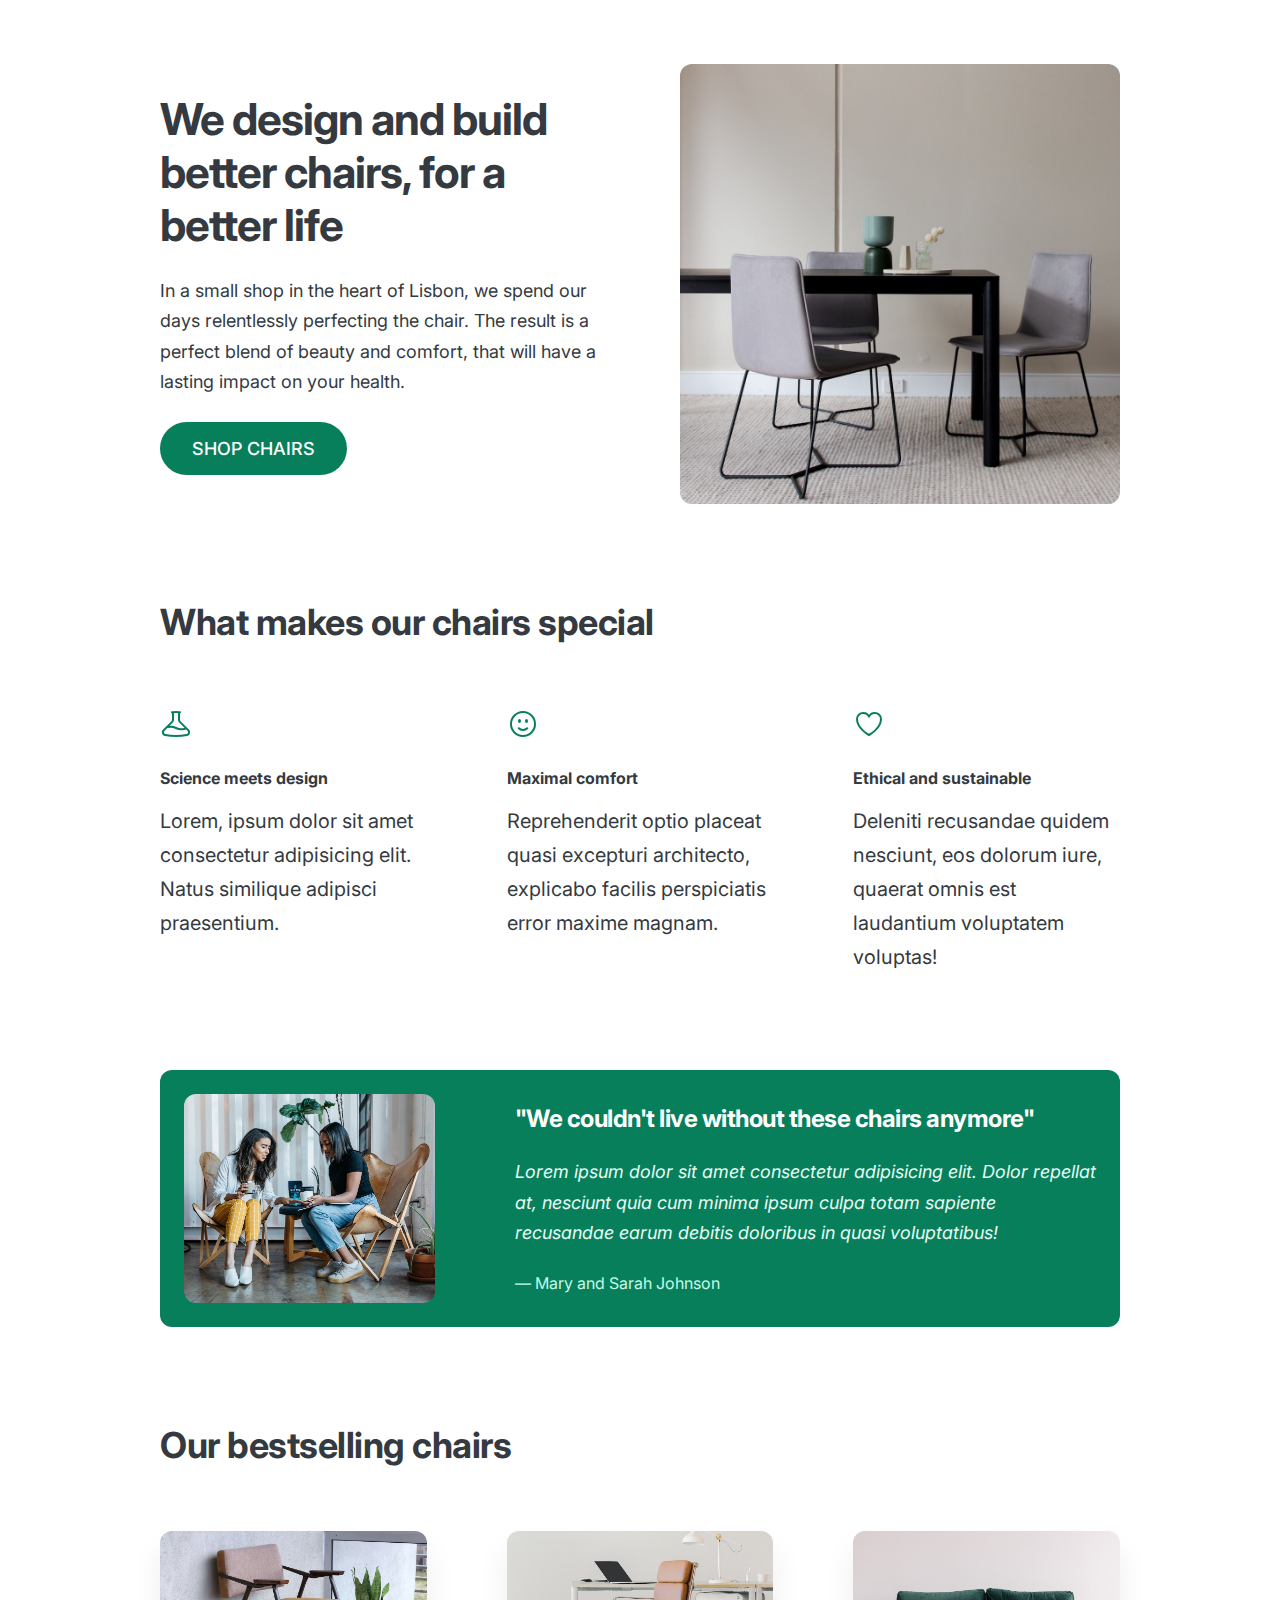
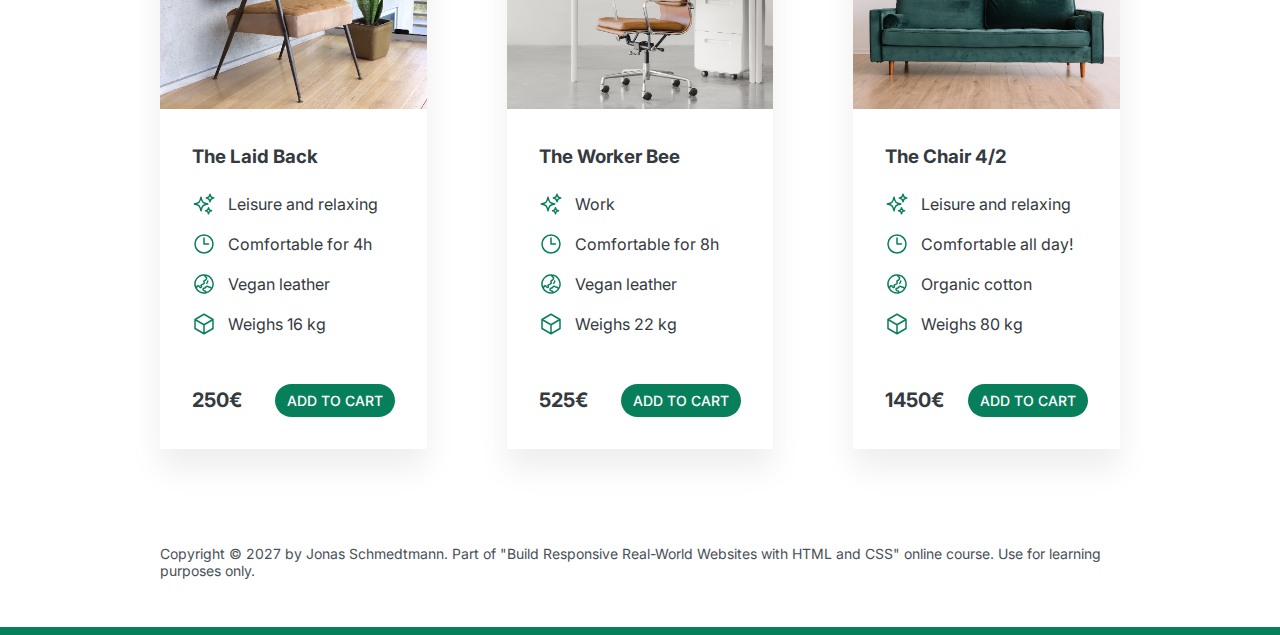
<file: Design/index.html>
<!DOCTYPE html>
<html lang="en">
  <head>
    <meta charset="UTF-8" />
    <meta http-equiv="X-UA-Compatible" content="IE=edge" />
    <meta name="viewport" content="width=device-width, initial-scale=1.0" />

    <link rel="preconnect" href="https://fonts.googleapis.com" />
    <link rel="preconnect" href="https://fonts.gstatic.com" crossorigin />
    <link
      href="https://fonts.googleapis.com/css2?family=Inter:wght@400;500;700&display=swap"
      rel="stylesheet"
    />
    <link rel="stylesheet" href="style.css" />
    <title>Lisbon Chair Shop</title>
  </head>
  <body>
    <div class="container">
      <header>
        <div class="header-text-box">
          <h1>We design and build better chairs, for a better life</h1>
          <p class="header-text">
            In a small shop in the heart of Lisbon, we spend our days
            relentlessly perfecting the chair. The result is a perfect blend of
            beauty and comfort, that will have a lasting impact on your health.
          </p>
          <a class="btn btn--big" href="#">Shop chairs</a>
        </div>
        <img src="hero.jpg" alt="Photo" />
      </header>

      <section>
        <h2>What makes our chairs special</h2>
        <div class="grid-3-cols">
          <div>
            <svg
              xmlns="http://www.w3.org/2000/svg"
              fill="none"
              viewBox="0 0 24 24"
              stroke-width="1.5"
              stroke="currentColor"
              class="features-icon"
            >
              <path
                stroke-linecap="round"
                stroke-linejoin="round"
                d="M9.75 3.104v5.714a2.25 2.25 0 0 1-.659 1.591L5 14.5M9.75 3.104c-.251.023-.501.05-.75.082m.75-.082a24.301 24.301 0 0 1 4.5 0m0 0v5.714c0 .597.237 1.17.659 1.591L19.8 15.3M14.25 3.104c.251.023.501.05.75.082M19.8 15.3l-1.57.393A9.065 9.065 0 0 1 12 15a9.065 9.065 0 0 0-6.23-.693L5 14.5m14.8.8 1.402 1.402c1.232 1.232.65 3.318-1.067 3.611A48.309 48.309 0 0 1 12 21c-2.773 0-5.491-.235-8.135-.687-1.718-.293-2.3-2.379-1.067-3.61L5 14.5"
              />
            </svg>

            <p class="features-title"><strong>Science meets design</strong></p>
            <p class="features-text">
              Lorem, ipsum dolor sit amet consectetur adipisicing elit. Natus
              similique adipisci praesentium.
            </p>
          </div>

          <div>
            <svg
              xmlns="http://www.w3.org/2000/svg"
              fill="none"
              viewBox="0 0 24 24"
              stroke-width="1.5"
              stroke="currentColor"
              class="features-icon"
            >
              <path
                stroke-linecap="round"
                stroke-linejoin="round"
                d="M15.182 15.182a4.5 4.5 0 0 1-6.364 0M21 12a9 9 0 1 1-18 0 9 9 0 0 1 18 0ZM9.75 9.75c0 .414-.168.75-.375.75S9 10.164 9 9.75 9.168 9 9.375 9s.375.336.375.75Zm-.375 0h.008v.015h-.008V9.75Zm5.625 0c0 .414-.168.75-.375.75s-.375-.336-.375-.75.168-.75.375-.75.375.336.375.75Zm-.375 0h.008v.015h-.008V9.75Z"
              />
            </svg>

            <p class="features-title">
              <strong>Maximal comfort</strong>
            </p>
            <p class="features-text">
              Reprehenderit optio placeat quasi excepturi architecto, explicabo
              facilis perspiciatis error maxime magnam.
            </p>
          </div>

          <div>
            <svg
              xmlns="http://www.w3.org/2000/svg"
              fill="none"
              viewBox="0 0 24 24"
              stroke-width="1.5"
              stroke="currentColor"
              class="features-icon"
            >
              <path
                stroke-linecap="round"
                stroke-linejoin="round"
                d="M21 8.25c0-2.485-2.099-4.5-4.688-4.5-1.935 0-3.597 1.126-4.312 2.733-.715-1.607-2.377-2.733-4.313-2.733C5.1 3.75 3 5.765 3 8.25c0 7.22 9 12 9 12s9-4.78 9-12Z"
              />
            </svg>

            <p class="features-title">
              <strong>Ethical and sustainable</strong>
            </p>
            <p class="features-text">
              Deleniti recusandae quidem nesciunt, eos dolorum iure, quaerat
              omnis est laudantium voluptatem voluptas!
            </p>
          </div>
        </div>
      </section>

      <section class="testimonial-section">
        <div class="grid-3-cols">
          <img src="customers.jpg" alt="People sitting on chairs" />
          <div class="testimonial-box">
            <h2>"We couldn't live without these chairs anymore"</h2>
            <blockquote class="testimonial-text">
              Lorem ipsum dolor sit amet consectetur adipisicing elit. Dolor
              repellat at, nesciunt quia cum minima ipsum culpa totam sapiente
              recusandae earum debitis doloribus in quasi voluptatibus!
            </blockquote>
            <p class="testimonial-author">&mdash; Mary and Sarah Johnson</p>
          </div>
        </div>
      </section>

      <section>
        <h2>Our bestselling chairs</h2>
        <div class="grid-3-cols">
          <figure class="chair">
            <img src="chair-1.jpg" alt="Chair" />
            <div class="chair-box">
              <h3>The Laid Back</h3>
              <ul class="chair-details">
                <li>
                  <svg
                    xmlns="http://www.w3.org/2000/svg"
                    fill="none"
                    viewBox="0 0 24 24"
                    stroke-width="1.5"
                    stroke="currentColor"
                    class="chair-icon"
                  >
                    <path
                      stroke-linecap="round"
                      stroke-linejoin="round"
                      d="M9.813 15.904 9 18.75l-.813-2.846a4.5 4.5 0 0 0-3.09-3.09L2.25 12l2.846-.813a4.5 4.5 0 0 0 3.09-3.09L9 5.25l.813 2.846a4.5 4.5 0 0 0 3.09 3.09L15.75 12l-2.846.813a4.5 4.5 0 0 0-3.09 3.09ZM18.259 8.715 18 9.75l-.259-1.035a3.375 3.375 0 0 0-2.455-2.456L14.25 6l1.036-.259a3.375 3.375 0 0 0 2.455-2.456L18 2.25l.259 1.035a3.375 3.375 0 0 0 2.456 2.456L21.75 6l-1.035.259a3.375 3.375 0 0 0-2.456 2.456ZM16.894 20.567 16.5 21.75l-.394-1.183a2.25 2.25 0 0 0-1.423-1.423L13.5 18.75l1.183-.394a2.25 2.25 0 0 0 1.423-1.423l.394-1.183.394 1.183a2.25 2.25 0 0 0 1.423 1.423l1.183.394-1.183.394a2.25 2.25 0 0 0-1.423 1.423Z"
                    />
                  </svg>

                  <!-- Span is a generic INLINE text element, it doesn't have any meaning. It's like a div element, but inline -->
                  <span>Leisure and relaxing</span>
                </li>
                <li>
                  <svg
                    xmlns="http://www.w3.org/2000/svg"
                    fill="none"
                    viewBox="0 0 24 24"
                    stroke-width="1.5"
                    stroke="currentColor"
                    class="chair-icon"
                  >
                    <path
                      stroke-linecap="round"
                      stroke-linejoin="round"
                      d="M12 6v6h4.5m4.5 0a9 9 0 1 1-18 0 9 9 0 0 1 18 0Z"
                    />
                  </svg>

                  <span>Comfortable for 4h</span>
                </li>
                <li>
                  <svg
                    xmlns="http://www.w3.org/2000/svg"
                    fill="none"
                    viewBox="0 0 24 24"
                    stroke-width="1.5"
                    stroke="currentColor"
                    class="chair-icon"
                  >
                    <path
                      stroke-linecap="round"
                      stroke-linejoin="round"
                      d="M12.75 3.03v.568c0 .334.148.65.405.864l1.068.89c.442.369.535 1.01.216 1.49l-.51.766a2.25 2.25 0 0 1-1.161.886l-.143.048a1.107 1.107 0 0 0-.57 1.664c.369.555.169 1.307-.427 1.605L9 13.125l.423 1.059a.956.956 0 0 1-1.652.928l-.679-.906a1.125 1.125 0 0 0-1.906.172L4.5 15.75l-.612.153M12.75 3.031a9 9 0 0 0-8.862 12.872M12.75 3.031a9 9 0 0 1 6.69 14.036m0 0-.177-.529A2.25 2.25 0 0 0 17.128 15H16.5l-.324-.324a1.453 1.453 0 0 0-2.328.377l-.036.073a1.586 1.586 0 0 1-.982.816l-.99.282c-.55.157-.894.702-.8 1.267l.073.438c.08.474.49.821.97.821.846 0 1.598.542 1.865 1.345l.215.643m5.276-3.67a9.012 9.012 0 0 1-5.276 3.67m0 0a9 9 0 0 1-10.275-4.835M15.75 9c0 .896-.393 1.7-1.016 2.25"
                    />
                  </svg>

                  <span>Vegan leather</span>
                </li>
                <li>
                  <svg
                    xmlns="http://www.w3.org/2000/svg"
                    fill="none"
                    viewBox="0 0 24 24"
                    stroke-width="1.5"
                    stroke="currentColor"
                    class="chair-icon"
                  >
                    <path
                      stroke-linecap="round"
                      stroke-linejoin="round"
                      d="m21 7.5-9-5.25L3 7.5m18 0-9 5.25m9-5.25v9l-9 5.25M3 7.5l9 5.25M3 7.5v9l9 5.25m0-9v9"
                    />
                  </svg>

                  <span>Weighs 16 kg</span>
                </li>
              </ul>
              <div class="chair-price">
                <strong>250€</strong>
                <a href="#" class="btn btn--small">Add to cart</a>
              </div>
            </div>
          </figure>

          <figure class="chair">
            <img src="chair-2.jpg" alt="Chair" />
            <div class="chair-box">
              <h3>The Worker Bee</h3>
              <ul class="chair-details">
                <li>
                  <svg
                    xmlns="http://www.w3.org/2000/svg"
                    fill="none"
                    viewBox="0 0 24 24"
                    stroke-width="1.5"
                    stroke="currentColor"
                    class="chair-icon"
                  >
                    <path
                      stroke-linecap="round"
                      stroke-linejoin="round"
                      d="M9.813 15.904 9 18.75l-.813-2.846a4.5 4.5 0 0 0-3.09-3.09L2.25 12l2.846-.813a4.5 4.5 0 0 0 3.09-3.09L9 5.25l.813 2.846a4.5 4.5 0 0 0 3.09 3.09L15.75 12l-2.846.813a4.5 4.5 0 0 0-3.09 3.09ZM18.259 8.715 18 9.75l-.259-1.035a3.375 3.375 0 0 0-2.455-2.456L14.25 6l1.036-.259a3.375 3.375 0 0 0 2.455-2.456L18 2.25l.259 1.035a3.375 3.375 0 0 0 2.456 2.456L21.75 6l-1.035.259a3.375 3.375 0 0 0-2.456 2.456ZM16.894 20.567 16.5 21.75l-.394-1.183a2.25 2.25 0 0 0-1.423-1.423L13.5 18.75l1.183-.394a2.25 2.25 0 0 0 1.423-1.423l.394-1.183.394 1.183a2.25 2.25 0 0 0 1.423 1.423l1.183.394-1.183.394a2.25 2.25 0 0 0-1.423 1.423Z"
                    />
                  </svg>
                  <span>Work</span>
                </li>
                <li>
                  <svg
                    xmlns="http://www.w3.org/2000/svg"
                    fill="none"
                    viewBox="0 0 24 24"
                    stroke-width="1.5"
                    stroke="currentColor"
                    class="chair-icon"
                  >
                    <path
                      stroke-linecap="round"
                      stroke-linejoin="round"
                      d="M12 6v6h4.5m4.5 0a9 9 0 1 1-18 0 9 9 0 0 1 18 0Z"
                    />
                  </svg>
                  <span>Comfortable for 8h</span>
                </li>
                <li>
                  <svg
                    xmlns="http://www.w3.org/2000/svg"
                    fill="none"
                    viewBox="0 0 24 24"
                    stroke-width="1.5"
                    stroke="currentColor"
                    class="chair-icon"
                  >
                    <path
                      stroke-linecap="round"
                      stroke-linejoin="round"
                      d="M12.75 3.03v.568c0 .334.148.65.405.864l1.068.89c.442.369.535 1.01.216 1.49l-.51.766a2.25 2.25 0 0 1-1.161.886l-.143.048a1.107 1.107 0 0 0-.57 1.664c.369.555.169 1.307-.427 1.605L9 13.125l.423 1.059a.956.956 0 0 1-1.652.928l-.679-.906a1.125 1.125 0 0 0-1.906.172L4.5 15.75l-.612.153M12.75 3.031a9 9 0 0 0-8.862 12.872M12.75 3.031a9 9 0 0 1 6.69 14.036m0 0-.177-.529A2.25 2.25 0 0 0 17.128 15H16.5l-.324-.324a1.453 1.453 0 0 0-2.328.377l-.036.073a1.586 1.586 0 0 1-.982.816l-.99.282c-.55.157-.894.702-.8 1.267l.073.438c.08.474.49.821.97.821.846 0 1.598.542 1.865 1.345l.215.643m5.276-3.67a9.012 9.012 0 0 1-5.276 3.67m0 0a9 9 0 0 1-10.275-4.835M15.75 9c0 .896-.393 1.7-1.016 2.25"
                    />
                  </svg>
                  <span>Vegan leather</span>
                </li>
                <li>
                  <svg
                    xmlns="http://www.w3.org/2000/svg"
                    fill="none"
                    viewBox="0 0 24 24"
                    stroke-width="1.5"
                    stroke="currentColor"
                    class="chair-icon"
                  >
                    <path
                      stroke-linecap="round"
                      stroke-linejoin="round"
                      d="m21 7.5-9-5.25L3 7.5m18 0-9 5.25m9-5.25v9l-9 5.25M3 7.5l9 5.25M3 7.5v9l9 5.25m0-9v9"
                    />
                  </svg>
                  <span>Weighs 22 kg</span>
                </li>
              </ul>
              <div class="chair-price">
                <strong>525€</strong>
                <a href="#" class="btn btn--small">Add to cart</a>
              </div>
            </div>
          </figure>

          <figure class="chair">
            <img src="chair-3.jpg" alt="Chair" />
            <div class="chair-box">
              <h3>The Chair 4/2</h3>
              <ul class="chair-details">
                <li>
                  <svg
                    xmlns="http://www.w3.org/2000/svg"
                    fill="none"
                    viewBox="0 0 24 24"
                    stroke-width="1.5"
                    stroke="currentColor"
                    class="chair-icon"
                  >
                    <path
                      stroke-linecap="round"
                      stroke-linejoin="round"
                      d="M9.813 15.904 9 18.75l-.813-2.846a4.5 4.5 0 0 0-3.09-3.09L2.25 12l2.846-.813a4.5 4.5 0 0 0 3.09-3.09L9 5.25l.813 2.846a4.5 4.5 0 0 0 3.09 3.09L15.75 12l-2.846.813a4.5 4.5 0 0 0-3.09 3.09ZM18.259 8.715 18 9.75l-.259-1.035a3.375 3.375 0 0 0-2.455-2.456L14.25 6l1.036-.259a3.375 3.375 0 0 0 2.455-2.456L18 2.25l.259 1.035a3.375 3.375 0 0 0 2.456 2.456L21.75 6l-1.035.259a3.375 3.375 0 0 0-2.456 2.456ZM16.894 20.567 16.5 21.75l-.394-1.183a2.25 2.25 0 0 0-1.423-1.423L13.5 18.75l1.183-.394a2.25 2.25 0 0 0 1.423-1.423l.394-1.183.394 1.183a2.25 2.25 0 0 0 1.423 1.423l1.183.394-1.183.394a2.25 2.25 0 0 0-1.423 1.423Z"
                    />
                  </svg>
                  <span>Leisure and relaxing</span>
                </li>
                <li>
                  <svg
                    xmlns="http://www.w3.org/2000/svg"
                    fill="none"
                    viewBox="0 0 24 24"
                    stroke-width="1.5"
                    stroke="currentColor"
                    class="chair-icon"
                  >
                    <path
                      stroke-linecap="round"
                      stroke-linejoin="round"
                      d="M12 6v6h4.5m4.5 0a9 9 0 1 1-18 0 9 9 0 0 1 18 0Z"
                    />
                  </svg>
                  <span>Comfortable all day!</span>
                </li>
                <li>
                  <svg
                    xmlns="http://www.w3.org/2000/svg"
                    fill="none"
                    viewBox="0 0 24 24"
                    stroke-width="1.5"
                    stroke="currentColor"
                    class="chair-icon"
                  >
                    <path
                      stroke-linecap="round"
                      stroke-linejoin="round"
                      d="M12.75 3.03v.568c0 .334.148.65.405.864l1.068.89c.442.369.535 1.01.216 1.49l-.51.766a2.25 2.25 0 0 1-1.161.886l-.143.048a1.107 1.107 0 0 0-.57 1.664c.369.555.169 1.307-.427 1.605L9 13.125l.423 1.059a.956.956 0 0 1-1.652.928l-.679-.906a1.125 1.125 0 0 0-1.906.172L4.5 15.75l-.612.153M12.75 3.031a9 9 0 0 0-8.862 12.872M12.75 3.031a9 9 0 0 1 6.69 14.036m0 0-.177-.529A2.25 2.25 0 0 0 17.128 15H16.5l-.324-.324a1.453 1.453 0 0 0-2.328.377l-.036.073a1.586 1.586 0 0 1-.982.816l-.99.282c-.55.157-.894.702-.8 1.267l.073.438c.08.474.49.821.97.821.846 0 1.598.542 1.865 1.345l.215.643m5.276-3.67a9.012 9.012 0 0 1-5.276 3.67m0 0a9 9 0 0 1-10.275-4.835M15.75 9c0 .896-.393 1.7-1.016 2.25"
                    />
                  </svg>
                  <span>Organic cotton</span>
                </li>
                <li>
                  <svg
                    xmlns="http://www.w3.org/2000/svg"
                    fill="none"
                    viewBox="0 0 24 24"
                    stroke-width="1.5"
                    stroke="currentColor"
                    class="chair-icon"
                  >
                    <path
                      stroke-linecap="round"
                      stroke-linejoin="round"
                      d="m21 7.5-9-5.25L3 7.5m18 0-9 5.25m9-5.25v9l-9 5.25M3 7.5l9 5.25M3 7.5v9l9 5.25m0-9v9"
                    />
                  </svg>
                  <span>Weighs 80 kg</span>
                </li>
              </ul>
              <div class="chair-price">
                <strong>1450€</strong>
                <a href="#" class="btn btn--small">Add to cart</a>
              </div>
            </div>
          </figure>
        </div>
      </section>

      <footer>
        Copyright &copy; 2027 by Jonas Schmedtmann. Part of "Build Responsive
        Real-World Websites with HTML and CSS" online course. Use for learning
        purposes only.
      </footer>
    </div>
  </body>
</html>
</file>
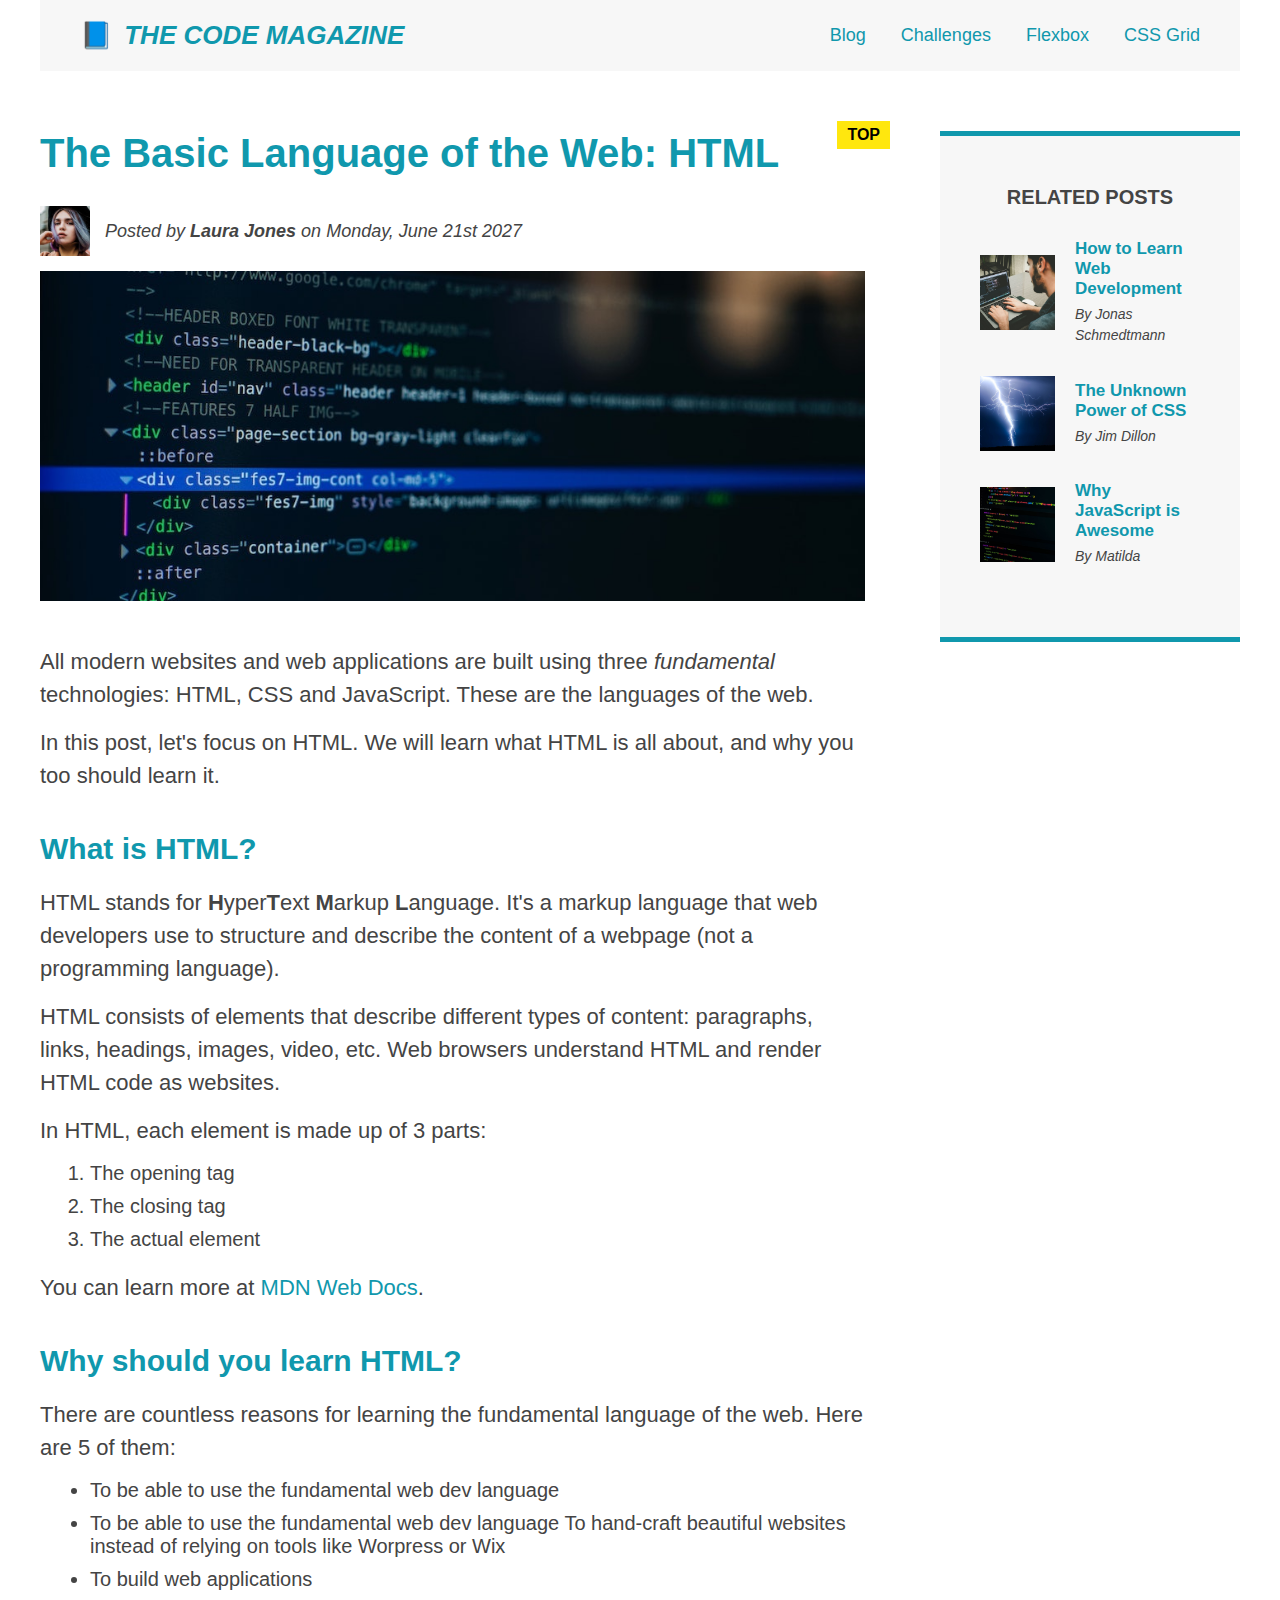
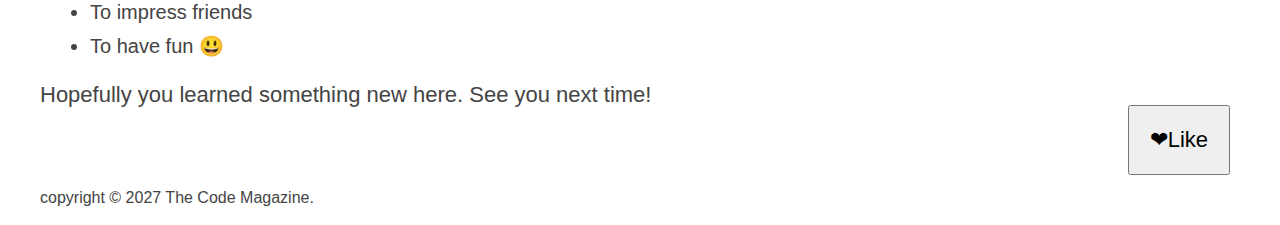
<file: HTML-Fundamentals/index.html>
<!DOCTYPE html>
<html lang="en">
  <head>
    <meta charset="UTF-8" />
    <meta name="viewport" content="width=device-width, initial-scale=1.0" />
    <link href="style.css" rel="stylesheet" />
    <title>The Basic Language of the Web: HTML</title>
  </head>
  <body>
    <div class="container">
      <header class="main-header clearfix">
        <h1>📘 The Code Magazine</h1>

        <nav>
          <a href="blog.html">Blog</a>
          <a href="challenge.html">Challenges</a>
          <a href="flexbox.html">Flexbox</a>
          <a href="css-grid.html">CSS Grid</a>
        </nav>
      </header>
      <!-- Just for the flexbox -->
      <!-- <div class="row"> -->
      <article>
        <header class="post-header">
          <h2>The Basic Language of the Web: HTML</h2>
          <div class="author-box">
            <img
              src="img/laura-jones.jpg"
              alt="headshot of laura jones"
              height="50px"
              weight="50px"
              class="author-img"
            />

            <p id="author" class="author">
              Posted by <strong>Laura Jones</strong> on Monday, June 21st 2027
            </p>
          </div>

          <img
            src="img/post-img.jpg"
            alt="html code on screen"
            height="200px"
            weight="500px"
            class="post-img"
          />
        </header>
        <p>
          All modern websites and web applications are built using three
          <em>fundamental</em>
          technologies: HTML, CSS and JavaScript. These are the languages of the
          web.
        </p>
        <p>
          In this post, let's focus on HTML. We will learn what HTML is all
          about, and why you too should learn it.
        </p>

        <h3>What is HTML?</h3>

        <p>
          HTML stands for <strong>H</strong>yper<strong>T</strong>ext
          <strong>M</strong>arkup <strong>L</strong>anguage. It's a markup
          language that web developers use to structure and describe the content
          of a webpage (not a programming language).
        </p>
        <p>
          HTML consists of elements that describe different types of content:
          paragraphs, links, headings, images, video, etc. Web browsers
          understand HTML and render HTML code as websites.
        </p>

        <p>In HTML, each element is made up of 3 parts:</p>
        <ol>
          <li>The opening tag</li>
          <li>The closing tag</li>
          <li>The actual element</li>
        </ol>
        <p>You can learn more at <a href="#">MDN Web Docs</a>.</p>

        <h3>Why should you learn HTML?</h3>
        <p>
          There are countless reasons for learning the fundamental language of
          the web. Here are 5 of them:
        </p>
        <ul>
          <li>To be able to use the fundamental web dev language</li>
          <li>
            To be able to use the fundamental web dev language To hand-craft
            beautiful websites instead of relying on tools like Worpress or Wix
          </li>
          <li>To build web applications</li>
          <li>To impress friends</li>
          <li>To have fun 😃</li>
        </ul>
        <p>Hopefully you learned something new here. See you next time!</p>
      </article>
      <aside>
        <h4>Related posts</h4>
        <ul class="related-list">
          <li class="related-post">
            <img
              src="img/related-1.jpg"
              alt="person programming"
              height="75px"
              weight="75"
            />
            <div>
              <a href="#" class="related-links">How to Learn Web Development</a>
              <p class="related-author">By Jonas Schmedtmann</p>
            </div>
          </li>
          <li class="related-post">
            <img
              src="img/related-2.jpg"
              alt="lightning"
              height="75px"
              weight="75"
            />
            <div>
              <a href="#" class="related-links">The Unknown Power of CSS</a>
              <p class="related-author">By Jim Dillon</p>
            </div>
          </li>
          <li class="related-post">
            <img
              src="img/related-3.jpg"
              alt="javaScript code on screen"
              height="75"
              weight="75"
            />
            <div>
              <a href="#" class="related-links">Why JavaScript is Awesome</a>
              <p class="related-author">By Matilda</p>
            </div>
          </li>
        </ul>
      </aside>
      <!-- </div> -->

      <footer>
        <p class="copyright">copyright &copy; 2027 The Code Magazine.</p>
      </footer>
    </div>

    <button>❤Like</button>
  </body>
</html>
</file>
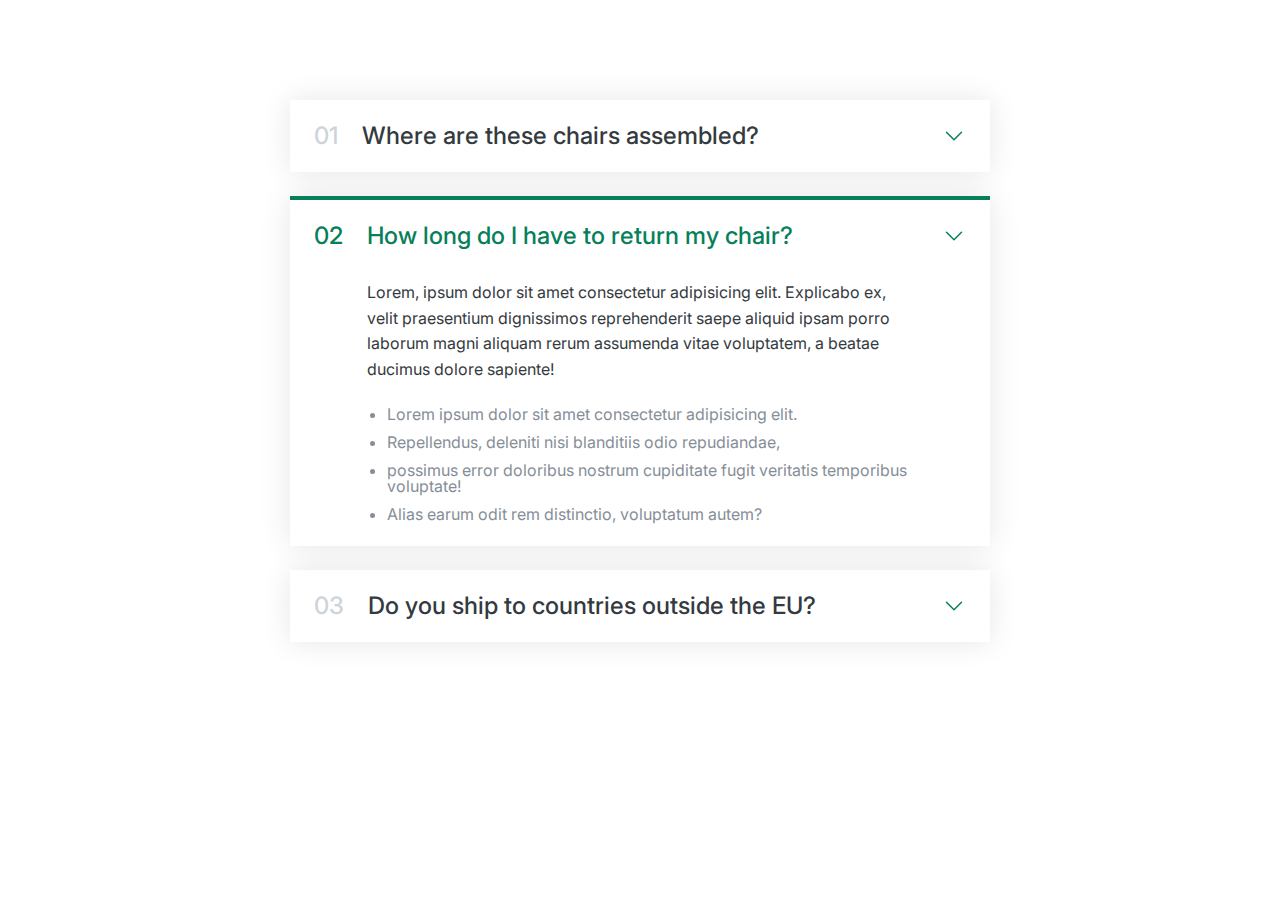
<file: accordoin/accordoin.html>
<!DOCTYPE html>
<html lang="en">
  <head>
    <meta charset="UTF-8" />
    <meta name="viewport" content="width=device-width, initial-scale=1.0" />
    <link
      href="https://fonts.googleapis.com/css2?family=Inter:wght@400;500;700&display=swap"
      rel="stylesheet"
    />
    <title>Accordion component</title>

    <style>
      /*
        SPACING SYSTEM (px)
        2 / 4 / 8 / 12 / 16 / 24 / 32 / 48 / 64 / 80 / 96 / 128

        FONT SIZE SYSTEM (px)
        10 / 12 / 14 / 16 / 18 / 20 / 24 / 30 / 36 / 44 / 52 / 62 / 74 / 86 / 98
        */

      /* 
        MAIN COLOR: #087f5b
        GRAY COLOR: #343a40
        */

      * {
        margin: 0;
        padding: 0;
        box-sizing: border-box;
      }

      body {
        font-family: "Inter";
        color: #343a40;
        line-height: 1;
      }

      .accordion {
        width: 700px;
        margin: 100px auto;

        display: flex;
        flex-direction: column;
        gap: 24px;
      }

      .item {
        box-shadow: 0 0 30px rgb(0, 0, 0, 0.1);
        padding: 24px;
        display: grid;
        grid-template-columns: auto 1fr auto;
        column-gap: 24px;
        row-gap: 32px;
        align-items: center;
      }

      .number,
      .text {
        font-size: 24px;
        font-weight: 500;
      }

      .number {
        color: #ced4da;
      }

      .icon {
        height: 24px;
        width: 24px;
        stroke: #087f5b;
      }

      .hidden-box {
        grid-column: 2;
        display: none;
      }

      .hidden-box p {
        line-height: 1.6;
        margin-bottom: 24px;
      }

      .hidden-box ul {
        color: #868e98;
        margin-left: 20px;
        display: flex;
        flex-direction: column;
        gap: 12px;
      }

      .open {
        border-top: 4px solid #087f5b;
      }

      .open .hidden-box {
        display: block;
      }

      .open .number,
      .open .text {
        color: #087f5b;
      }
    </style>
  </head>
  <body>
    <div class="accordion">
      <div class="item">
        <p class="number">01</p>
        <p class="text">Where are these chairs assembled?</p>
        <svg
          xmlns="http://www.w3.org/2000/svg"
          fill="none"
          viewBox="0 0 24 24"
          stroke-width="1.5"
          stroke="currentColor"
          class="icon"
        >
          <path
            stroke-linecap="round"
            stroke-linejoin="round"
            d="m19.5 8.25-7.5 7.5-7.5-7.5"
          />
        </svg>
        <div class="hidden-box">
          <p>
            Lorem, ipsum dolor sit amet consectetur adipisicing elit. Explicabo
            ex, velit praesentium dignissimos reprehenderit saepe aliquid ipsam
            porro laborum magni aliquam rerum assumenda vitae voluptatem, a
            beatae ducimus dolore sapiente!
          </p>
          <ul>
            <li>Lorem ipsum dolor sit amet consectetur adipisicing elit.</li>
            <li>Repellendus, deleniti nisi blanditiis odio repudiandae,</li>
            <li>
              possimus error doloribus nostrum cupiditate fugit veritatis
              temporibus voluptate!
            </li>
            <li>Alias earum odit rem distinctio, voluptatum autem?</li>
          </ul>
        </div>
      </div>

      <div class="item open">
        <p class="number">02</p>
        <p class="text">How long do I have to return my chair?</p>
        <svg
          xmlns="http://www.w3.org/2000/svg"
          fill="none"
          viewBox="0 0 24 24"
          stroke-width="1.5"
          stroke="currentColor"
          class="icon"
        >
          <path
            stroke-linecap="round"
            stroke-linejoin="round"
            d="m19.5 8.25-7.5 7.5-7.5-7.5"
          />
        </svg>
        <div class="hidden-box">
          <p>
            Lorem, ipsum dolor sit amet consectetur adipisicing elit. Explicabo
            ex, velit praesentium dignissimos reprehenderit saepe aliquid ipsam
            porro laborum magni aliquam rerum assumenda vitae voluptatem, a
            beatae ducimus dolore sapiente!
          </p>
          <ul>
            <li>Lorem ipsum dolor sit amet consectetur adipisicing elit.</li>
            <li>Repellendus, deleniti nisi blanditiis odio repudiandae,</li>
            <li>
              possimus error doloribus nostrum cupiditate fugit veritatis
              temporibus voluptate!
            </li>
            <li>Alias earum odit rem distinctio, voluptatum autem?</li>
          </ul>
        </div>
      </div>

      <div class="item">
        <p class="number">03</p>
        <p class="text">Do you ship to countries outside the EU?</p>
        <svg
          xmlns="http://www.w3.org/2000/svg"
          fill="none"
          viewBox="0 0 24 24"
          stroke-width="1.5"
          stroke="currentColor"
          class="icon"
        >
          <path
            stroke-linecap="round"
            stroke-linejoin="round"
            d="m19.5 8.25-7.5 7.5-7.5-7.5"
          />
        </svg>
        <div class="hidden-box">
          <p>
            Lorem, ipsum dolor sit amet consectetur adipisicing elit. Explicabo
            ex, velit praesentium dignissimos reprehenderit saepe aliquid ipsam
            porro laborum magni aliquam rerum assumenda vitae voluptatem, a
            beatae ducimus dolore sapiente!
          </p>
          <ul>
            <li>Lorem ipsum dolor sit amet consectetur adipisicing elit.</li>
            <li>Repellendus, deleniti nisi blanditiis odio repudiandae,</li>
            <li>
              possimus error doloribus nostrum cupiditate fugit veritatis
              temporibus voluptate!
            </li>
            <li>Alias earum odit rem distinctio, voluptatum autem?</li>
          </ul>
        </div>
      </div>
    </div>
  </body>
</html>
</file>
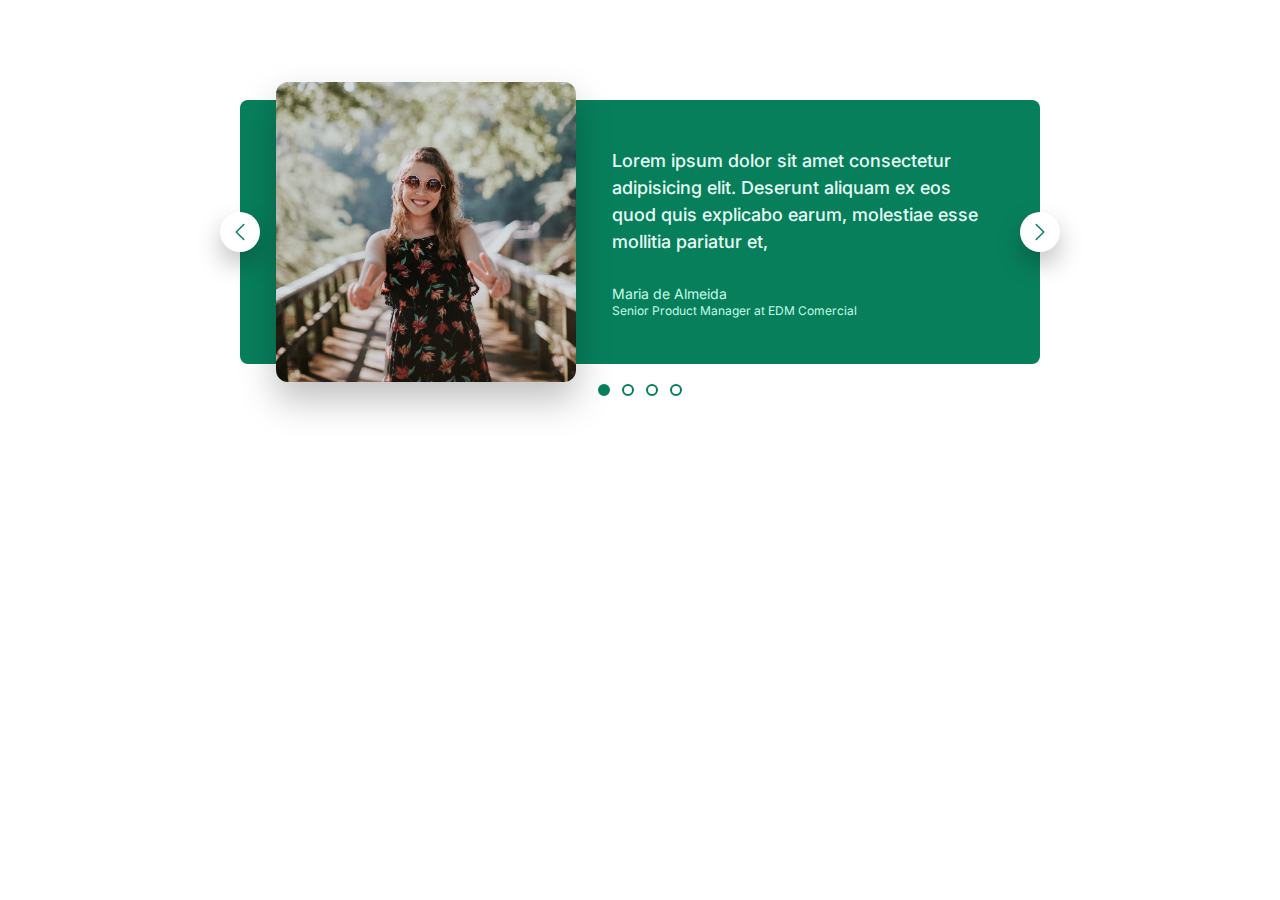
<file: carosual/carosual.html>
<!DOCTYPE html>
<html lang="en">
  <head>
    <meta charset="UTF-8" />
    <meta name="viewport" content="width=device-width, initial-scale=1.0" />
    <link
      href="https://fonts.googleapis.com/css2?family=Inter:wght@400;500;700&display=swap"
      rel="stylesheet"
    />
    <title>Carosual Component</title>
    <style>
      /*
      SPACING SYSTEM (px)
      2 / 4 / 8 / 12 / 16 / 24 / 32 / 48 / 64 / 80 / 96 / 128

      FONT SIZE SYSTEM (px)
      10 / 12 / 14 / 16 / 18 / 20 / 24 / 30 / 36 / 44 / 52 / 62 / 74 / 86 / 98
      */

      /*
      MAIN COLOR: #087f5b
      GRAY COLOR: #343a40
      */

      * {
        margin: 0;
        padding: 0;
        box-sizing: border-box;
      }

      body {
        font-family: "Inter";
        color: #343a40;
        line-height: 1;
      }

      .carosual {
        width: 800px;
        margin: 100px auto;
        padding: 32px 48px 32px 86px;
        background-color: #087f5b;
        color: #fff;
        border-radius: 8px;
        position: relative;

        display: flex;
        align-items: center;
        gap: 86px;
      }

      img {
        height: 200px;
        border-radius: 8px;
        transform: scale(1.5);
        box-shadow: 0 12px 24px rgba(0, 0, 0, 0.25);
      }

      .testimonial-text {
        font-size: 18px;
        font-weight: 500;
        line-height: 1.5;
        margin-bottom: 32px;
        color: #e6fcf5;
      }

      .testimonial-author {
        font-size: 14px;
        margin-bottom: 4px;
        color: #c3fae8;
      }

      .testimonial-job {
        font-size: 12px;
        color: #c3fae8;
      }

      .btn {
        background-color: #fff;
        height: 40px;
        width: 40px;
        box-shadow: 0 12px 24px rgb(0, 0, 0, 0.25);
        border: none;
        position: absolute;
        border-radius: 50%;

        display: flex;
        align-items: center;
        justify-content: center;
      }

      .btn--left {
        left: 0;
        top: 50%;
        transform: translate(-50%, -50%);
      }

      .btn--right {
        right: 0;
        top: 50%;
        transform: translate(50%, -50%);
      }

      .btn-icon {
        height: 24px;
        width: 24px;
        stroke: #087f5b;
      }

      .dots {
        position: absolute;
        left: 50%;
        bottom: 0;
        transform: translate(-50%, 32px);

        display: flex;
        gap: 12px;
      }

      .dot {
        width: 12px;
        height: 12px;
        background-color: #fff;
        border: 2px solid #087f5b;
        border-radius: 50%;
        cursor: pointer;
      }

      .dot--fill {
        background-color: #087f5b;
      }
    </style>
  </head>
  <body>
    <div class="carosual">
      <img src="maria.jpg" alt="Maria de Almeida" />
      <blockquote class="testimonial">
        <p class="testimonial-text">
          Lorem ipsum dolor sit amet consectetur adipisicing elit. Deserunt
          aliquam ex eos quod quis explicabo earum, molestiae esse mollitia
          pariatur et,
        </p>
        <p class="testimonial-author">Maria de Almeida</p>
        <p class="testimonial-job">Senior Product Manager at EDM Comercial</p>
      </blockquote>
      <button class="btn btn--left">
        <svg
          xmlns="http://www.w3.org/2000/svg"
          fill="none"
          viewBox="0 0 24 24"
          stroke-width="1.5"
          stroke="currentColor"
          class="btn-icon"
        >
          <path
            stroke-linecap="round"
            stroke-linejoin="round"
            d="M15.75 19.5 8.25 12l7.5-7.5"
          />
        </svg>
      </button>
      <button class="btn btn--right">
        <svg
          xmlns="http://www.w3.org/2000/svg"
          fill="none"
          viewBox="0 0 24 24"
          stroke-width="1.5"
          stroke="currentColor"
          class="btn-icon"
        >
          <path
            stroke-linecap="round"
            stroke-linejoin="round"
            d="m8.25 4.5 7.5 7.5-7.5 7.5"
          />
        </svg>
      </button>
      <div class="dots">
        <div class="dot dot--fill">&nbsp;</div>
        <div class="dot">&nbsp;</div>
        <div class="dot">&nbsp;</div>
        <div class="dot">&nbsp;</div>
      </div>
    </div>
  </body>
</html>
</file>
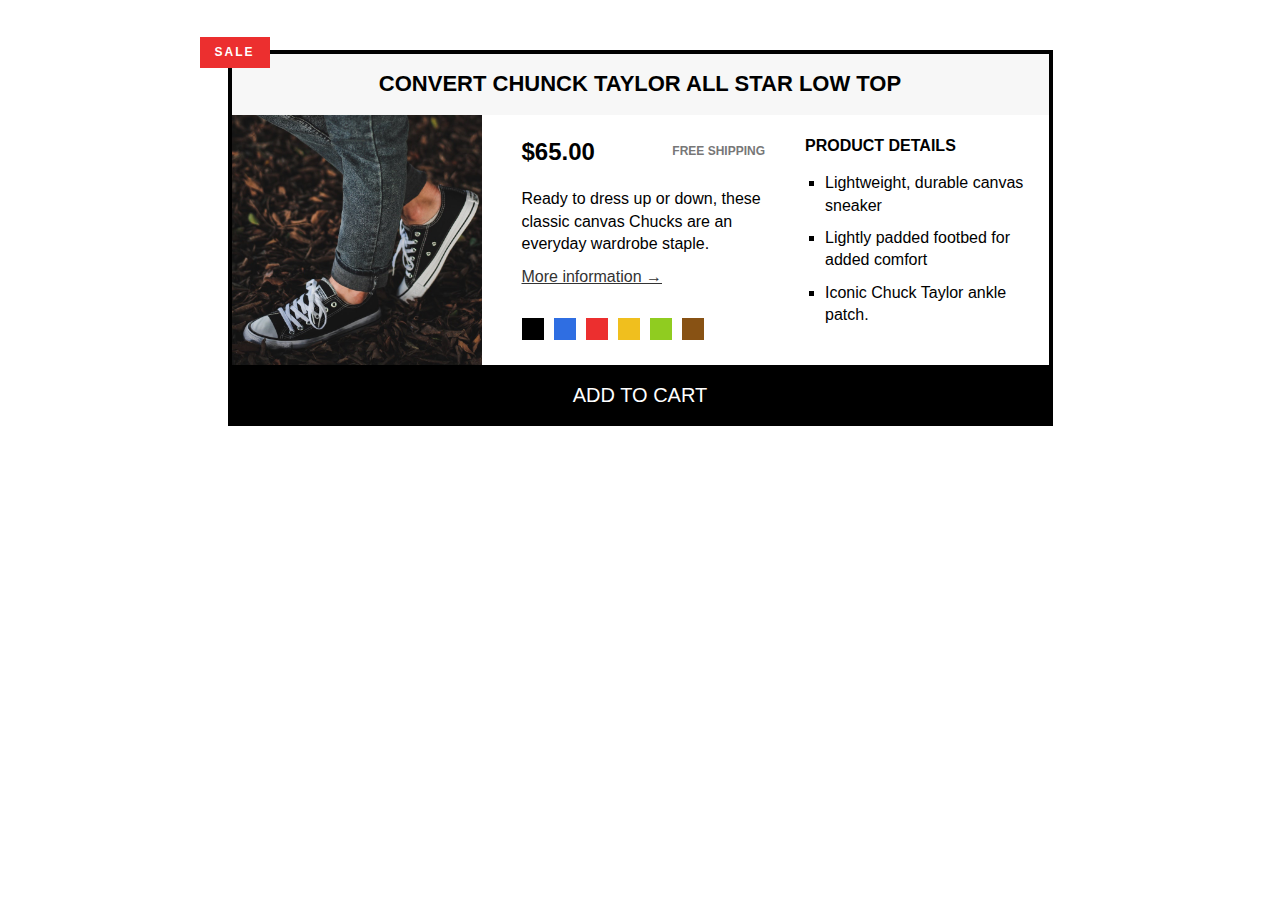
<file: challenge/challenge.html>
<!DOCTYPE html>
<html lang="en">
  <head>
    <meta charset="UTF-8" />
    <meta name="viewport" content="width=device-width, initial-scale=1.0" />
    <link href="challengestyle.css" rel="stylesheet" />
    <title>Document</title>
  </head>
  <body>
    <article class="product">
      <h2 class="product-title">Convert Chunck Taylor All Star Low Top</h2>
      <!-- JUST FOR FLEXBOX -->
      <!-- <div class="shoes"> -->
      <img
        src="img/challenges.jpg"
        alt="An example of shoes"
        height="250"
        width="250"
        class="product-img"
      />
      <div class="product-info">
        <div class="product-price">
          <p class="price"><strong>$65.00</strong></p>
          <p class="shipping">Free shipping</p>
        </div>
        <p class="product-text">
          Ready to dress up or down, these classic canvas Chucks are an everyday
          wardrobe staple.
        </p>
        <a href="#" class="more-info">More information &rarr;</a>
        <div class="product-color">
          <div class="black-color color"></div>
          <div class="blue-color color"></div>
          <div class="red-color color"></div>
          <div class="yellow-color color"></div>
          <div class="green-color color"></div>
          <div class="brown-color color"></div>
        </div>
      </div>
      <div class="product-detail">
        <h3 class="detail-title">Product details</h3>
        <ul class="detail-list">
          <li>Lightweight, durable canvas sneaker</li>
          <li>Lightly padded footbed for added comfort</li>
          <li>Iconic Chuck Taylor ankle patch.</li>
        </ul>
      </div>
      <!-- </div> -->
      <button class="add-cart">Add to cart</button>
    </article>
  </body>
</html>
</file>
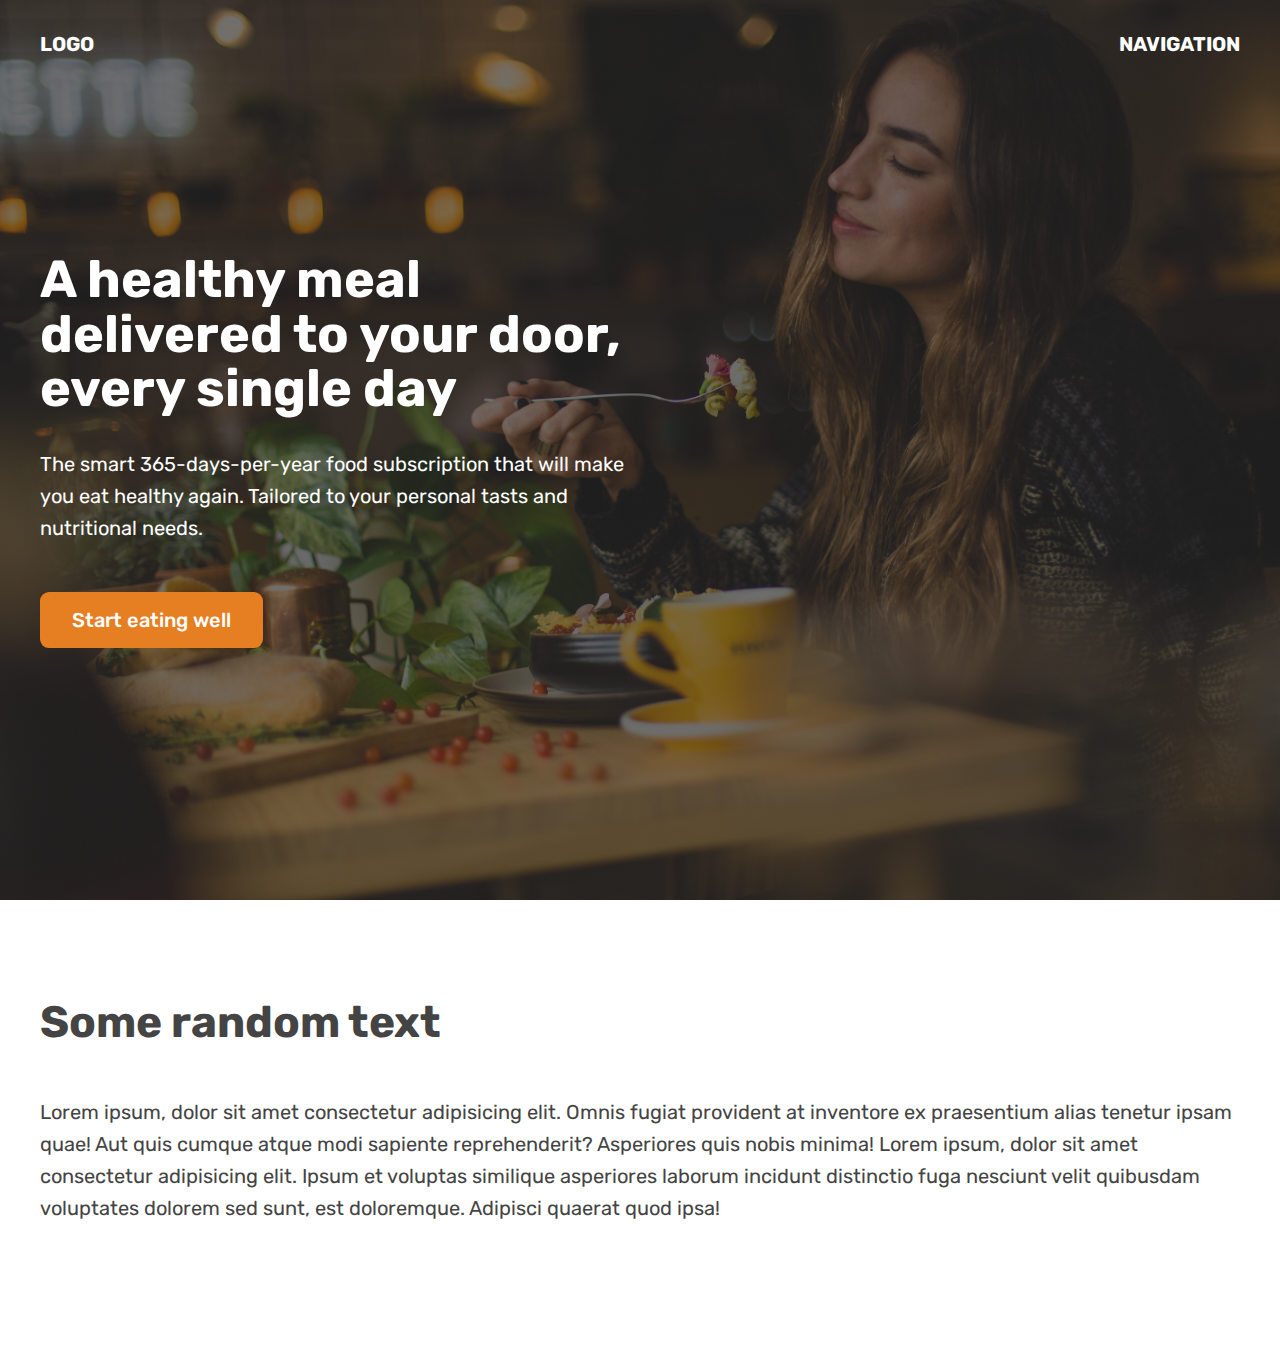
<file: hero/hero.html>
<!DOCTYPE html>
<html lang="en">
  <head>
    <meta charset="UTF-8" />
    <meta name="viewport" content="width=device-width, initial-scale=1.0" />
    <link rel="preconnect" href="https://fonts.googleapis.com" />
    <link rel="preconnect" href="https://fonts.gstatic.com" crossorigin />
    <link
      href="https://fonts.googleapis.com/css2?family=Rubik:wght@400;600;700&display=swap"
      rel="stylesheet"
    />
    <title>Omnifood hero section</title>
  </head>
  <style>
    * {
      margin: 0;
      padding: 0;
      box-sizing: border-box;
    }

    html {
      font-family: "Rubik", sans-serif;
      color: #444;
    }

    .container {
      margin: 0 auto;
      width: 1200px;
    }

    header {
      height: 100vh;
      position: relative;
      background-image: linear-gradient(
          rgb(34, 34, 34, 0.6),
          rgb(34, 34, 34, 0.6)
        ),
        url(hero.jpg);
      background-size: cover;
      color: #fff;
    }

    nav {
      font-size: 20px;
      font-weight: 700;
      display: flex;
      justify-content: space-between;
      padding-top: 32px;
    }

    .header-container {
      width: 1200px;
      position: absolute;
      top: 50%;
      left: 50%;
      transform: translate(-50%, -50%);
    }

    .header-container--inner {
      width: 50%;
    }

    h1 {
      font-size: 52px;
      margin-bottom: 32px;
      line-height: 1.05;
    }

    p {
      font-size: 20px;
      margin-bottom: 48px;
      line-height: 1.6;
    }

    .btn {
      font-size: 20px;
      font-weight: 500;
      background-color: #e67e22;
      color: #fff;
      text-decoration: none;
      display: inline-block;
      padding: 16px 32px;
      border-radius: 9px;
    }

    h2 {
      font-size: 44px;
      margin-bottom: 48px;
    }

    section {
      padding: 96px 0;
    }
  </style>
  <body>
    <header>
      <nav class="container">
        <div>LOGO</div>
        <div>NAVIGATION</div>
      </nav>
      <div class="header-container">
        <div class="header-container--inner">
          <h1>A healthy meal delivered to your door, every single day</h1>
          <p>
            The smart 365-days-per-year food subscription that will make you eat
            healthy again. Tailored to your personal tasts and nutritional
            needs.
          </p>
        </div>
        <a href="#" class="btn">Start eating well</a>
      </div>
    </header>

    <section>
      <div class="container">
        <h2>Some random text</h2>
        <p>
          Lorem ipsum, dolor sit amet consectetur adipisicing elit. Omnis fugiat
          provident at inventore ex praesentium alias tenetur ipsam quae! Aut
          quis cumque atque modi sapiente reprehenderit? Asperiores quis nobis
          minima! Lorem ipsum, dolor sit amet consectetur adipisicing elit.
          Ipsum et voluptas similique asperiores laborum incidunt distinctio
          fuga nesciunt velit quibusdam voluptates dolorem sed sunt, est
          doloremque. Adipisci quaerat quod ipsa!
        </p>
      </div>
    </section>
  </body>
</html>
</file>
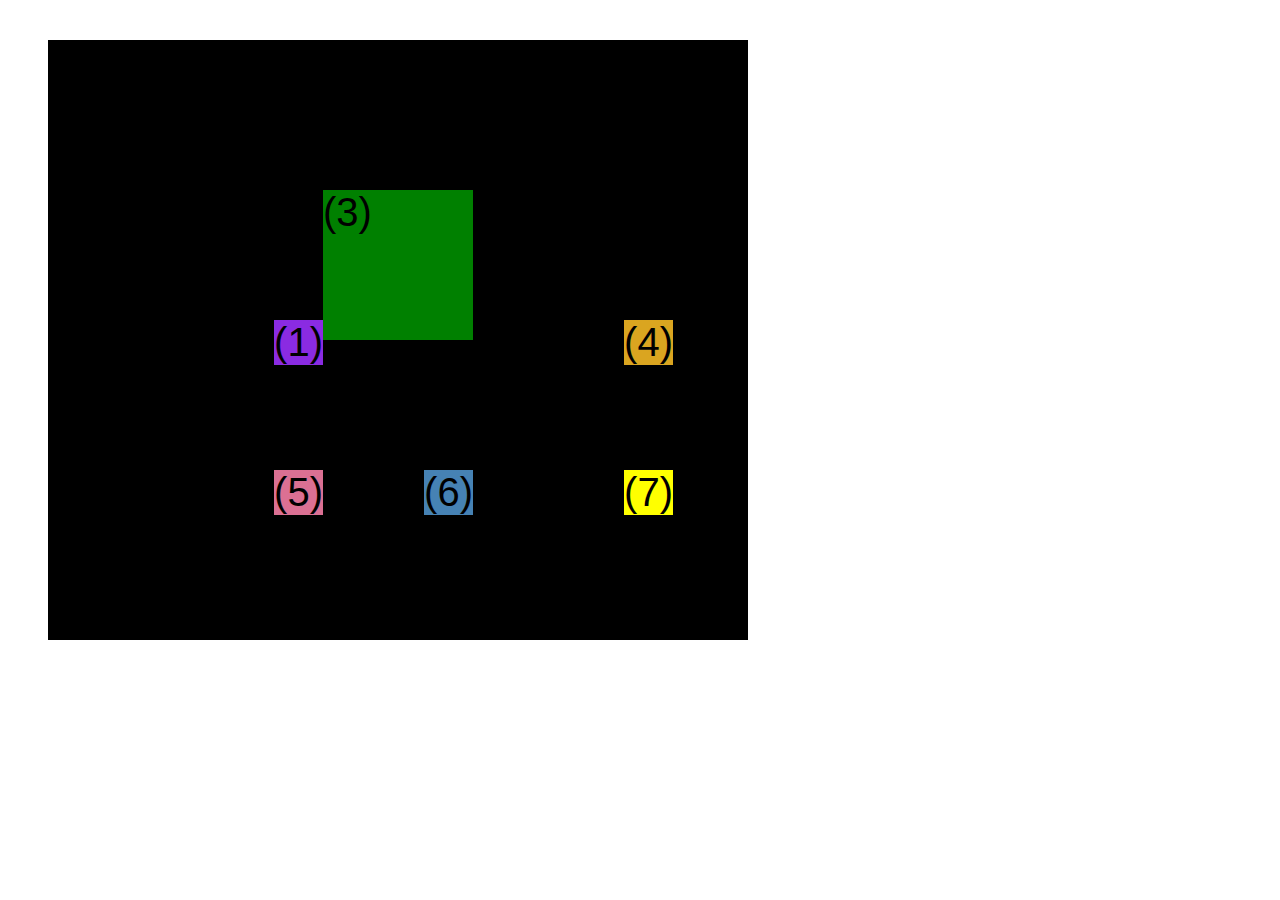
<file: HTML-Fundamentals/css-grid.html>
<!DOCTYPE html>
<html lang="en">
  <head>
    <meta charset="UTF-8" />
    <meta http-equiv="X-UA-Compatible" content="IE=edge" />
    <meta name="viewport" content="width=device-width, initial-scale=1.0" />
    <title>CSS Grid</title>
    <style>
      .el--1 {
        background-color: blueviolet;
      }
      .el--2 {
        background-color: orangered;
      }
      .el--3 {
        background-color: green;
        height: 150px;
      }
      .el--4 {
        background-color: goldenrod;
      }
      .el--5 {
        background-color: palevioletred;
      }
      .el--6 {
        background-color: steelblue;
      }
      .el--7 {
        background-color: yellow;
      }
      .el--8 {
        background-color: crimson;
      }

      .container--1 {
        /* STARTER */
        font-family: sans-serif;
        background-color: #ddd;
        font-size: 40px;
        margin: 40px;

        /* CSS GRID */
        display: grid;
        grid-template-columns: repeat(4, 1fr);
        grid-template-rows: 1fr 1fr;
        /* gap: 60px; */
        column-gap: 30px;
        row-gap: 60px;

        /*  TEMPRARY */
        display: none;
      }

      /* .el--8 {
        grid-column: 1;
        grid-row: 1;
      } */

      .el--3 {
        align-self: center;
        justify-self: stretch;
      }

      .container--2 {
        /* STARTER */
        font-family: sans-serif;
        background-color: black;
        font-size: 40px;
        margin: 40px;

        width: 700px;
        height: 600px;

        /* CSS GRID */
        display: grid;
        grid-template-columns: 200px 150px 200px;
        grid-template-rows: 200px 150px;

        justify-content: center;
        align-content: center;

        justify-items: end;
        align-items: end;
      }
    </style>
  </head>
  <body>
    <div class="container--1">
      <div class="el el--1">(1) HTML</div>
      <div class="el el--2">(2) and</div>
      <div class="el el--3">(3) CSS</div>
      <div class="el el--4">(4) are</div>
      <div class="el el--5">(5) amazing</div>
      <div class="el el--6">(6) languages</div>
      <div class="el el--7">(7) to</div>
      <div class="el el--8">(8) learn</div>
    </div>

    <div class="container--2">
      <div class="el el--1">(1)</div>
      <div class="el el--3">(3)</div>
      <div class="el el--4">(4)</div>
      <div class="el el--5">(5)</div>
      <div class="el el--6">(6)</div>
      <div class="el el--7">(7)</div>
    </div>
  </body>
</html>
</file>
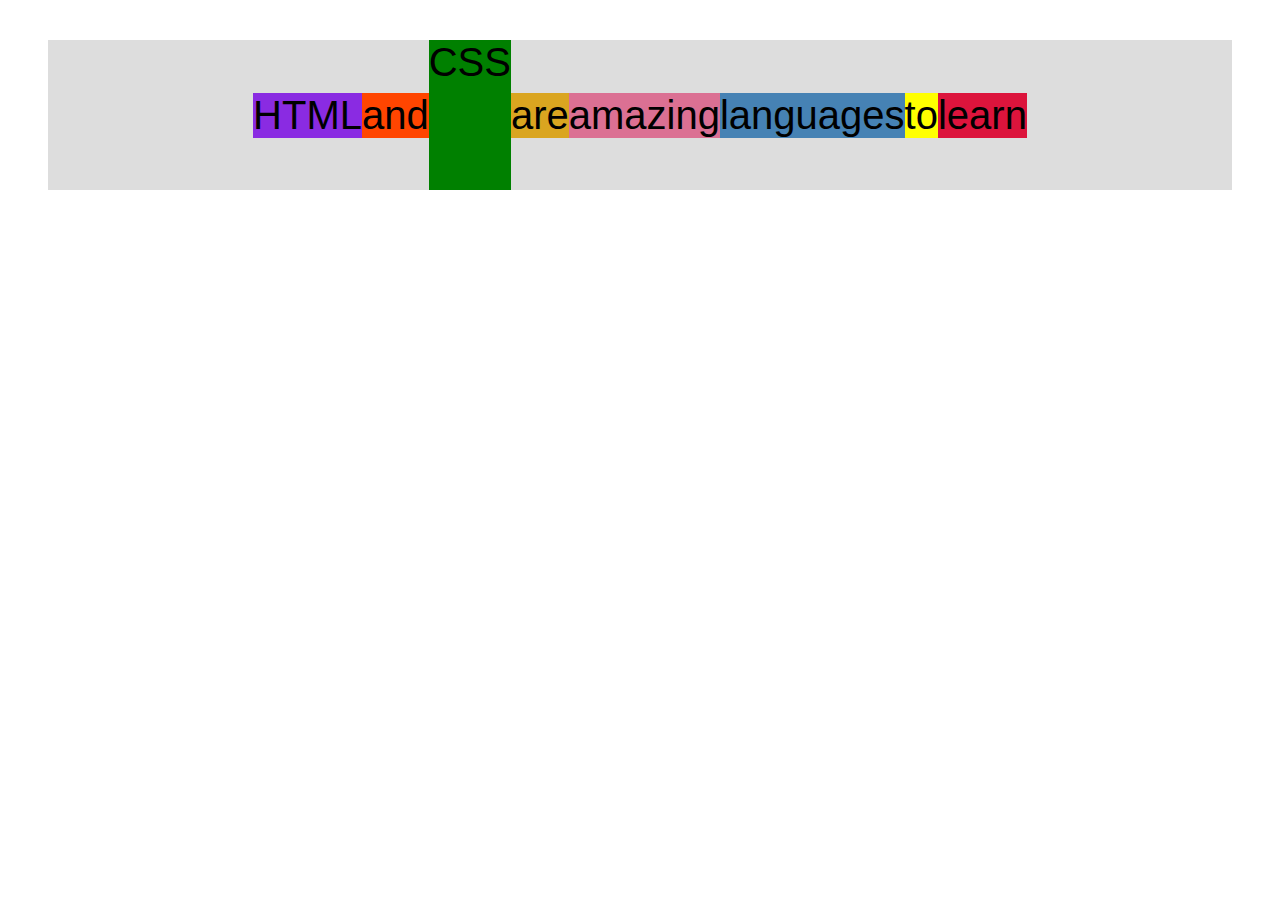
<file: HTML-Fundamentals/flexbox.html>
<!DOCTYPE html>
<html lang="en">
  <head>
    <meta charset="UTF-8" />
    <meta http-equiv="X-UA-Compatible" content="IE=edge" />
    <meta name="viewport" content="width=device-width, initial-scale=1.0" />
    <title>Flexbox</title>
    <style>
      .el--1 {
        background-color: blueviolet;
      }
      .el--2 {
        background-color: orangered;
      }
      .el--3 {
        background-color: green;
        height: 150px;
      }
      .el--4 {
        background-color: goldenrod;
      }
      .el--5 {
        background-color: palevioletred;
      }
      .el--6 {
        background-color: steelblue;
      }
      .el--7 {
        background-color: yellow;
      }
      .el--8 {
        background-color: crimson;
      }

      .container {
        /* STARTER */
        font-family: sans-serif;
        background-color: #ddd;
        font-size: 40px;
        margin: 40px;

        /* FLEXBOX */
        display: flex;
        align-items: center;
        justify-content: center;
        /* gap: 10px; */
      }
    </style>
  </head>
  <body>
    <div class="container">
      <div class="el el--1">HTML</div>
      <div class="el el--2">and</div>
      <div class="el el--3">CSS</div>
      <div class="el el--4">are</div>
      <div class="el el--5">amazing</div>
      <div class="el el--6">languages</div>
      <div class="el el--7">to</div>
      <div class="el el--8">learn</div>
    </div>
  </body>
</html>
</file>
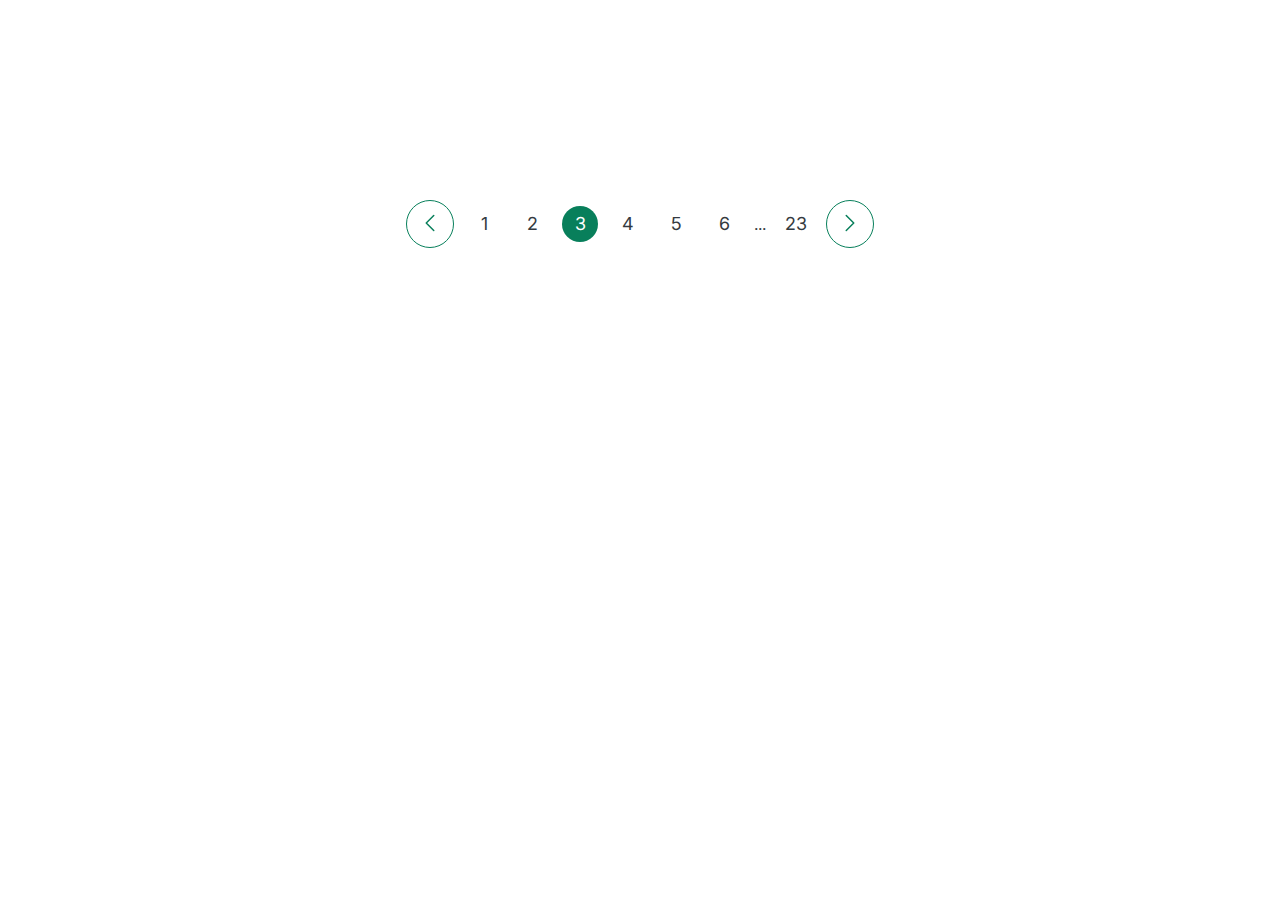
<file: pagination/pagination.html>
<!DOCTYPE html>
<html lang="en">
  <head>
    <meta charset="UTF-8" />
    <meta name="viewport" content="width=device-width, initial-scale=1.0" />
    <link
      href="https://fonts.googleapis.com/css2?family=Inter:wght@400;500;700&display=swap"
      rel="stylesheet"
    />
    <title>Pagination component</title>

    <style>
      /*
        SPACING SYSTEM (px)
        2 / 4 / 8 / 12 / 16 / 24 / 32 / 48 / 64 / 80 / 96 / 128

        FONT SIZE SYSTEM (px)
        10 / 12 / 14 / 16 / 18 / 20 / 24 / 30 / 36 / 44 / 52 / 62 / 74 / 86 / 98
        */

      /* 
        MAIN COLOR: #087f5b
        GRAY COLOR: #343a40
        */

      * {
        margin: 0;
        padding: 0;
        box-sizing: border-box;
      }

      body {
        font-family: "Inter";
        color: #343a40;
        line-height: 1;
        display: flex;
        justify-content: center;
      }

      .pagination {
        display: flex;
        align-items: center;
        gap: 12px;
        margin-top: 200px;
      }

      .btn {
        height: 48px;
        width: 48px;
        background: none;
        border: 1px solid #087f5b;
        border-radius: 50%;
        cursor: pointer;
      }

      .btn-icon {
        height: 24px;
        width: 24px;
        stroke: #087f5b;
      }

      .btn:hover {
        background-color: #087f5b;
      }

      .btn:hover .btn-icon {
        stroke: #fff;
      }

      .page-link:link,
      .page-link:visited {
        font-size: 18px;
        color: #343a40;
        text-decoration: none;
        border-radius: 50%;
        height: 36px;
        width: 36px;
        display: flex;
        justify-content: center;
        align-items: center;
      }

      .page-link:hover,
      .page-link:active,
      .page-link.page-link--current {
        color: #fff;
        background-color: #087f5b;
      }

      .dots {
        color: #343a40;
      }
    </style>
  </head>
  <body>
    <div class="pagination">
      <button class="btn btn--left">
        <svg
          xmlns="http://www.w3.org/2000/svg"
          fill="none"
          viewBox="0 0 24 24"
          stroke-width="1.5"
          stroke="currentColor"
          class="btn-icon"
        >
          <path
            stroke-linecap="round"
            stroke-linejoin="round"
            d="M15.75 19.5 8.25 12l7.5-7.5"
          />
        </svg>
      </button>
      <a href="#" class="page-link">1</a>
      <a href="#" class="page-link">2</a>
      <a href="#" class="page-link page-link--current">3</a>
      <a href="#" class="page-link">4</a>
      <a href="#" class="page-link">5</a>
      <a href="#" class="page-link">6</a>
      <span class="dots">...</span>
      <a href="#" class="page-link">23</a>
      <button class="btn btn--right">
        <svg
          xmlns="http://www.w3.org/2000/svg"
          fill="none"
          viewBox="0 0 24 24"
          stroke-width="1.5"
          stroke="currentColor"
          class="btn-icon"
        >
          <path
            stroke-linecap="round"
            stroke-linejoin="round"
            d="m8.25 4.5 7.5 7.5-7.5 7.5"
          />
        </svg>
      </button>
    </div>
  </body>
</html>
</file>
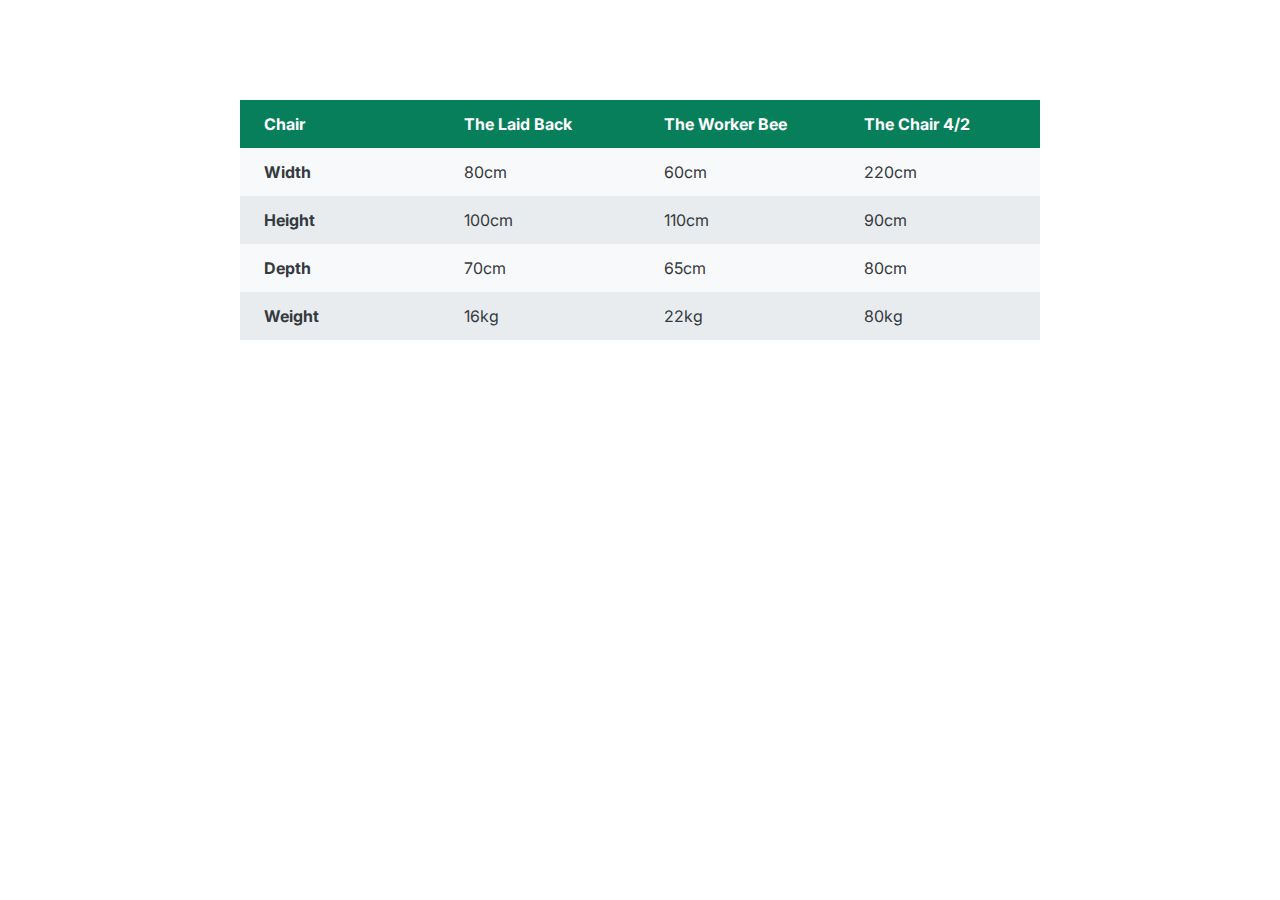
<file: table/table.html>
<!DOCTYPE html>
<html lang="en">
  <head>
    <meta charset="UTF-8" />
    <meta name="viewport" content="width=device-width, initial-scale=1.0" />
    <link
      href="https://fonts.googleapis.com/css2?family=Inter:wght@400;500;700&display=swap"
      rel="stylesheet"
    />
    <title>Accordion component</title>

    <style>
      /*
        SPACING SYSTEM (px)
        2 / 4 / 8 / 12 / 16 / 24 / 32 / 48 / 64 / 80 / 96 / 128

        FONT SIZE SYSTEM (px)
        10 / 12 / 14 / 16 / 18 / 20 / 24 / 30 / 36 / 44 / 52 / 62 / 74 / 86 / 98
        */

      /* 
        MAIN COLOR: #087f5b
        GRAY COLOR: #343a40
        */

      * {
        margin: 0;
        padding: 0;
        box-sizing: border-box;
      }

      body {
        font-family: "Inter";
        color: #343a40;
        line-height: 1;

        display: flex;
        justify-content: center;
      }

      table {
        width: 800px;
        margin-top: 100px;
        border-collapse: collapse;
      }

      th,
      td {
        padding: 16px 24px;
        text-align: left;
      }

      thead tr {
        background-color: #087f5b;
        color: #fff;
      }
      thead th {
        width: 25%;
      }

      tbody tr:nth-child(odd) {
        background-color: #f8f9fa;
      }

      tbody tr:nth-child(even) {
        background-color: #e9ecef;
      }
    </style>
  </head>
  <body>
    <table>
      <thead>
        <tr>
          <th>Chair</th>
          <th>The Laid Back</th>
          <th>The Worker Bee</th>
          <th>The Chair 4/2</th>
        </tr>
      </thead>
      <tbody>
        <tr>
          <th>Width</th>
          <td>80cm</td>
          <td>60cm</td>
          <td>220cm</td>
        </tr>
        <tr>
          <th>Height</th>
          <td>100cm</td>
          <td>110cm</td>
          <td>90cm</td>
        </tr>
        <tr>
          <th>Depth</th>
          <td>70cm</td>
          <td>65cm</td>
          <td>80cm</td>
        </tr>
        <tr>
          <th>Weight</th>
          <td>16kg</td>
          <td>22kg</td>
          <td>80kg</td>
        </tr>
      </tbody>
    </table>
  </body>
</html>
</file>
<file: Design/style.css>
/*
SPACING SYSTEM (px)
2 / 4 / 8 / 12 / 16 / 24 / 32 / 48 / 64 / 80 / 96 / 128

FONT SIZE SYSTEM (px)
10 / 12 / 14 / 16 / 18 / 20 / 24 / 30 / 36 / 44 / 52 / 62 / 74 / 86 / 98
*/

/* 
MAIN COLOR: #087f5b
GRAY COLOR: #343a40
*/

* {
  margin: 0;
  padding: 0;
  box-sizing: border-box;
}

/* ------------------------ */
/* GENERAL STYLES */
/* ------------------------ */
body {
  font-family: "Inter";
  color: #343a40;
  border-bottom: 8px solid #087f5b;
}

.container {
  width: 960px;
  margin: 0 auto;
}

header,
section {
  margin-bottom: 96px;
}

h2 {
  margin-bottom: 64px;
  font-size: 36px;
  letter-spacing: -0.5px;
}

.grid-3-cols {
  display: grid;
  grid-template-columns: repeat(3, 1fr);
  column-gap: 80px;
}

.btn:link,
.btn:visited {
  background-color: #087f5b;
  color: #fff;
  text-transform: uppercase;
  text-decoration: none;
  font-weight: 500;
  display: inline-block;
  border-radius: 100px;
}

.btn:hover,
.btn:active {
  background-color: #099268;
}

.btn--big {
  font-size: 18px;
  padding: 16px 32px;
}

.btn--small {
  font-size: 14px;
  padding: 8px 12px;
}

/* ------------------------ */
/* COMPONENT STYLES */
/* ------------------------ */

/* HEADER */
header {
  display: grid;
  grid-template-columns: repeat(2, 1fr);
  column-gap: 80px;
  margin-top: 64px;
}

.header-text-box {
  align-self: center;
}

h1 {
  margin-bottom: 24px;
  font-size: 44px;
  line-height: 1.2;
  letter-spacing: -1px;
}

.header-text {
  margin-bottom: 24px;
  font-size: 18px;
  line-height: 1.7;
}

img {
  width: 100%;
  border-radius: 12px;
}

/* FEATURES */
.features-icon {
  stroke: #087f5b;
  height: 32px;
  width: 32px;
  margin-bottom: 24px;
}

.features-title {
  margin-bottom: 16px;
}

.features-text {
  font-size: 20px;
  line-height: 1.7;
}

/* TESTIMONIAL */
.testimonial-section {
  background-color: #087f5b;
  color: #fff;
  padding: 24px;
  border-radius: 12px;
}

.testimonial-box {
  grid-column: 2 / -1;
  align-self: center;
}

.testimonial-box h2 {
  margin-bottom: 24px;
  font-size: 24px;
}

.testimonial-text {
  font-style: italic;
  margin-bottom: 24px;
  font-size: 18px;
  line-height: 1.7;
  color: #e6fcf5;
}

.testimonial-author {
  color: #c3fae8;
}

/* CHAIRS */

.chair {
  box-shadow: 0 20px 30px 0 rgba(0, 0, 0, 0.07);
}

.chair img {
  border-bottom-left-radius: 0;
  border-bottom-right-radius: 0;
}

.chair-box {
  padding: 32px;
}

h3 {
  margin-bottom: 24px;
}

.chair-details {
  list-style: none;
  margin-bottom: 24px;
}

.chair-details li {
  display: flex;
  align-items: center;
  gap: 12px;
  margin-bottom: 16px;
}

.chair-details li:last-child {
  margin-bottom: 48px;
}

.chair-icon {
  stroke: #087f5b;
  height: 24px;
  width: 24px;
}

.chair-price {
  display: flex;
  justify-content: space-between;
  align-items: center;
  font-size: 20px;
}

footer {
  margin-bottom: 48px;
  font-size: 14px;
  color: #495057;
}
</file>
<file: HTML-Fundamentals/style.css>
* {
  padding: 0;
  margin: 0;
  box-sizing: border-box;
}

/* PAGE SECTION */

body {
  color: #444;
  font-family: sans-serif;
  position: relative;
}

.container {
  width: 1200px;
  margin: 0 auto;
}

.main-header {
  background-color: #f7f7f7;
  padding: 20px 40px;
  /* margin-bottom: 60px; */
  /* height: 80px; */
}

nav {
  font-size: 18px;
}

aside {
  background-color: #f7f7f7;
  border-top: 5px solid #1098ad;
  border-bottom: 5px solid #1098ad;
  padding: 50px 40px;
}

.post-header {
  margin-bottom: 40px;
}

/* SMALLER ELEMENT */

nav a:link {
  display: inline-block;
  margin-right: 30px;
}

nav a:link:last-child {
  margin-right: 0;
}

a {
  color: #1098ad;
  text-decoration: none;
}

h1,
h2,
h3 {
  color: #1098ad;
}

h1 {
  font-size: 26px;
  text-transform: uppercase;
  font-style: italic;
}

h1::first-letter {
  font-style: normal;
  padding-right: 5px;
}

h2 {
  font-size: 40px;
  margin-bottom: 30px;
  position: relative;
}

h2::after {
  content: "TOP";
  font-size: 16px;
  font-weight: bold;
  background-color: #ffe70e;
  display: inline-block;
  color: #000;
  padding: 5px 10px;

  position: absolute;
  right: -25px;
  top: -10px;
}

h3 {
  font-size: 30px;
  margin-bottom: 20px;
  margin-top: 40px;
}

h4 {
  font-size: 20px;
  text-align: center;
  text-transform: uppercase;
  margin-bottom: 30px;
}

p {
  font-size: 22px;
  line-height: 1.5;
  margin-bottom: 15px;
}

ol,
ul {
  margin-left: 50px;
  margin-bottom: 20px;
}

li {
  font-size: 20px;
  margin-bottom: 10px;
}

li:last-child {
  margin-bottom: 0;
}

footer p {
  font-size: 16px;
}

.related-list {
  list-style: none;
  margin-left: 0;
}

.copyright {
  font-size: 16px;
}

#author {
  font-size: 18px;
  font-style: italic;
}

.post-img {
  width: 100%;
  height: auto;
}

button {
  font-size: 22px;
  padding: 20px;

  position: absolute;
  bottom: 50px;
  right: 50px;
}

/* FLOAT */
/* 
.author-img {
  float: left;
  margin-bottom: 20px;
}

.author {
  float: left;
  margin-left: 20px;
  margin-top: 10px;
}

h1 {
  float: left;
}

nav {
  float: right;
}

.clearfix::after {
  clear: both;
  content: "";
  display: block;
}

article {
  float: left;
  width:825px;
}

aside {
  float: right;
  width:300px;
}

footer {
  clear: both;
} */

/* FLEXBOX */

.main-header {
  display: flex;
  align-items: center;
  justify-content: space-between;
}

.author-box {
  display: flex;
  align-items: center;
  margin-bottom: 15px;
}

.author {
  margin-bottom: 0;
  margin-left: 15px;
}

.related-post {
  display: flex;
  align-items: center;
  gap: 20px;
  margin-bottom: 30px;
}

.related-links {
  font-size: 17px;
  font-style: normal;
  font-weight: bold;
  display: block;
  margin-bottom: 5px;
}

.related-author {
  margin-bottom: 0;
  font-weight: normal;
  font-size: 14px;
  font-style: italic;
}

/* FLEXBOX LAYOUT */
/* 
.row {
  display: flex;
  align-items: flex-start;
  gap: 75px;
  margin-bottom: 60px;
}

article {
  flex: 1;
  margin-bottom: 0;
}

aside {
  flex: 0 0 300px;
} */

/* CSS GRID LAYOUT */

.container {
  display: grid;
  grid-template-columns: 1fr 300px;
  column-gap: 75px;
  row-gap: 60px;
  align-items: start;
}

.main-header {
  grid-column: 1 / -1;
}

footer {
  grid-column: 1 / -1;
}
</file>
<file: challenge/challengestyle.css>
* {
  padding: 0;
  margin: 0;
  box-sizing: border-box;
}

body {
  font-family: sans-serif;
  line-height: 1.4;
}

.product {
  border: 4px solid black;
  width: 825px;
  margin: 50px auto;
}

h2 {
  font-size: 22px;
  text-transform: uppercase;
  text-align: center;
  background-color: #f7f7f7;
  padding: 15px;
  position: relative;
}

h2::after {
  font-size: 12px;
  font-weight: bold;
  content: "sale";
  color: #fff;
  background-color: #ec2f2f;
  display: inline-block;
  padding: 7px 15px;
  text-transform: uppercase;
  position: absolute;
  left: -32px;
  top: -17px;
  letter-spacing: 2px;
}

.price {
  font-size: 24px;
}

.shipping {
  color: #777;
  text-transform: uppercase;
  font-size: 12px;
  font-weight: bold;
}

.product-text {
  margin-bottom: 10px;
}

.more-info:link,
.more-info:visited {
  color: #333;
}

.more-info:hover,
.more-info:active {
  text-decoration: none;
}

.product-color {
  margin-top: 30px;
}

.color {
  width: 22px;
  height: 22px;
}

.black-color {
  background-color: #000;
}

.blue-color {
  background-color: #2f6ee2;
}

.red-color {
  background-color: #ec2f2f;
}

.yellow-color {
  background-color: #f0bf1e;
}

.green-color {
  background-color: #90cc20;
}

.brown-color {
  background-color: #885214;
}

.detail-title {
  margin-top: 20px;
  margin-bottom: 15px;
  text-transform: uppercase;
  font-size: 16px;
}

.detail-list {
  margin-left: 20px;
  list-style: square;
}

.detail-list li {
  margin-bottom: 10px;
}

.add-cart {
  width: 100%;
  font-size: 20px;
  text-transform: uppercase;
  background-color: black;
  color: white;
  cursor: pointer;
  border: none;
  padding: 15px;
  border-top: 4px solid black;
}

.add-cart:hover {
  background-color: white;
  color: black;
}

/* FLOAT */

/* .product-img {
  float: left;
  margin-right: 40px;
}

.product-info {
  width: 243px;
  float: left;
  margin-right: 40px;
  margin-top: 20px;
}

.product-detail {
  float: left;
  width: 243px;
}

.price {
  float: left;
}

.shipping {
  float: right;
  padding-top: 8px;
}

.product-text {
  clear: both;
} */

/* FLEXBOX */

.product-price {
  display: flex;
  align-items: center;
  justify-content: space-between;
  margin: 20px 0;
}

.product-color {
  display: flex;
  gap: 10px;
}

/* FLEXBOX LAYOUT */
/* 
.shoes {
  display: flex;
  gap: 40px;
}

.product-info {
  flex: 1;
}
.product-detail {
  flex: 1;
} */

/* CSS GRID LAYOUT */
.product {
  display: grid;
  grid-template-columns: 250px 1fr 1fr;
  column-gap: 40px;
}

.product-title {
  grid-column: 1 / -1;
}

.add-cart {
  grid-column: 1 / -1;
}
</file>
